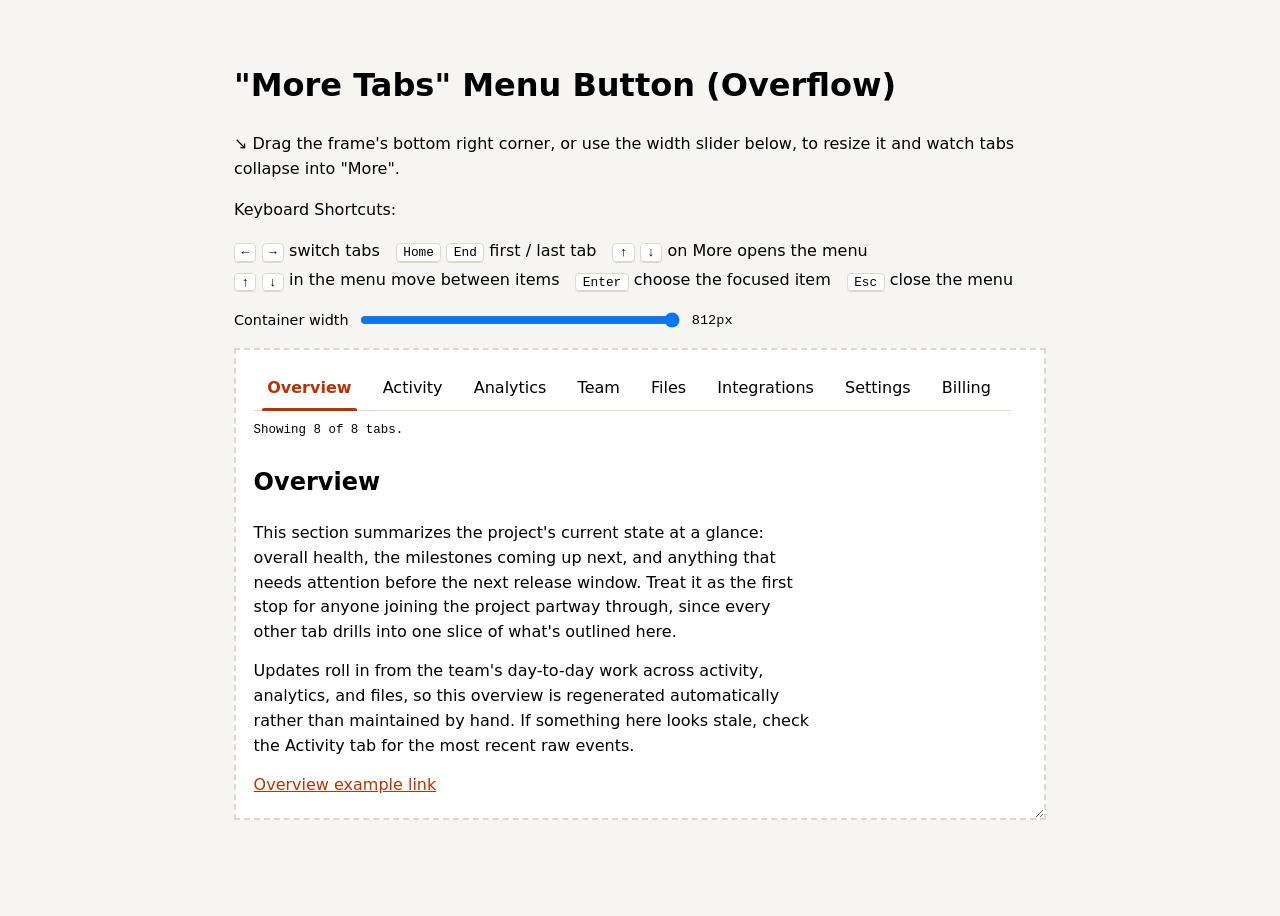
<file: index.html>
<!doctype html>
<html lang="en">
  <head>
    <meta charset="UTF-8" />
    <meta name="viewport" content="width=device-width, initial-scale=1" />
    <title>"More Tabs" Menu Button (Overflow)</title>
    <link rel="stylesheet" href="style.css" />
  </head>
  <body>
    <main>
      <h1>"More Tabs" Menu Button (Overflow)</h1>

      <div class="tabs-widget" data-js="tabs">
        <p>
          <span aria-hidden="true"> ↘ </span>
          Drag the frame's bottom right corner, or use the width slider below,
          to resize it and watch tabs collapse into "More".
        </p>
        <p>Keyboard Shortcuts:</p>
        <ul class="keyboard-hints">
          <li><kbd>←</kbd> <kbd>→</kbd> switch tabs</li>
          <li><kbd>Home</kbd> <kbd>End</kbd> first / last tab</li>
          <li><kbd>↑</kbd> <kbd>↓</kbd> on More opens the menu</li>
          <li><kbd>↑</kbd> <kbd>↓</kbd> in the menu move between items</li>
          <li><kbd>Enter</kbd> choose the focused item</li>
          <li><kbd>Esc</kbd> close the menu</li>
        </ul>

        <div class="resize-slider">
          <label for="widthSlider">Container width</label>
          <!-- Placeholder bounds for the instant before JS runs; JS
               overwrites both with the real computed min-width and the
               parent's actual content width once it loads. -->
          <input type="range" id="widthSlider" min="255" max="812" step="1" />
          <output for="widthSlider" id="widthOutput"></output>
        </div>

        <div class="tabs-container" id="tabsContainer">
          <div class="tablist-row" id="tablistRow">
            <ul
              class="tablist"
              id="tablist"
              role="tablist"
              aria-label="Project sections"
            >
              <li class="tab-item" data-tab-id="overview" role="presentation">
                <button
                  type="button"
                  class="tab"
                  id="tab-overview"
                  role="tab"
                  aria-controls="panel-overview"
                  aria-selected="true"
                >
                  Overview
                </button>
              </li>
              <li class="tab-item" data-tab-id="activity" role="presentation">
                <button
                  type="button"
                  class="tab"
                  id="tab-activity"
                  role="tab"
                  aria-controls="panel-activity"
                  aria-selected="false"
                  tabindex="-1"
                >
                  Activity
                </button>
              </li>
              <li class="tab-item" data-tab-id="analytics" role="presentation">
                <button
                  type="button"
                  class="tab"
                  id="tab-analytics"
                  role="tab"
                  aria-controls="panel-analytics"
                  aria-selected="false"
                  tabindex="-1"
                >
                  Analytics
                </button>
              </li>
              <li class="tab-item" data-tab-id="team" role="presentation">
                <button
                  type="button"
                  class="tab"
                  id="tab-team"
                  role="tab"
                  aria-controls="panel-team"
                  aria-selected="false"
                  tabindex="-1"
                >
                  Team
                </button>
              </li>
              <li class="tab-item" data-tab-id="files" role="presentation">
                <button
                  type="button"
                  class="tab"
                  id="tab-files"
                  role="tab"
                  aria-controls="panel-files"
                  aria-selected="false"
                  tabindex="-1"
                >
                  Files
                </button>
              </li>
              <li
                class="tab-item"
                data-tab-id="integrations"
                role="presentation"
              >
                <button
                  type="button"
                  class="tab"
                  id="tab-integrations"
                  role="tab"
                  aria-controls="panel-integrations"
                  aria-selected="false"
                  tabindex="-1"
                >
                  Integrations
                </button>
              </li>
              <li class="tab-item" data-tab-id="settings" role="presentation">
                <button
                  type="button"
                  class="tab"
                  id="tab-settings"
                  role="tab"
                  aria-controls="panel-settings"
                  aria-selected="false"
                  tabindex="-1"
                >
                  Settings
                </button>
              </li>
              <li class="tab-item" data-tab-id="billing" role="presentation">
                <button
                  type="button"
                  class="tab"
                  id="tab-billing"
                  role="tab"
                  aria-controls="panel-billing"
                  aria-selected="false"
                  tabindex="-1"
                >
                  Billing
                </button>
              </li>
            </ul>

            <!-- Hidden until JS measures overflow via the container-query
                 custom property. No fallback: nothing useful to show
                 without JS. -->
            <div class="more-wrapper" id="moreWrapper" hidden>
              <button
                type="button"
                class="more-button"
                aria-label="More tabs"
                id="moreButton"
                aria-haspopup="true"
                aria-expanded="false"
                aria-controls="moreMenu"
              >
                More
                <svg
                  class="chevron"
                  viewBox="0 0 12 8"
                  aria-hidden="true"
                  focusable="false"
                >
                  <path
                    d="M1 1l5 5 5-5"
                    stroke="currentColor"
                    stroke-width="2"
                    fill="none"
                    stroke-linecap="round"
                    stroke-linejoin="round"
                  />
                </svg>
              </button>
              <ul
                class="more-menu"
                id="moreMenu"
                role="menu"
                aria-labelledby="moreButton"
                hidden
              ></ul>
            </div>
          </div>

          <p class="status" id="tabsStatus" aria-live="polite"></p>

          <div
            id="panel-overview"
            class="panel"
            role="tabpanel"
            aria-labelledby="tab-overview"
            tabindex="0"
          >
            <h2>Overview</h2>
            <p>
              This section summarizes the project's current state at a glance:
              overall health, the milestones coming up next, and anything that
              needs attention before the next release window. Treat it as the
              first stop for anyone joining the project partway through, since
              every other tab drills into one slice of what's outlined here.
            </p>
            <p>
              Updates roll in from the team's day-to-day work across activity,
              analytics, and files, so this overview is regenerated
              automatically rather than maintained by hand. If something here
              looks stale, check the Activity tab for the most recent raw
              events.
            </p>
            <a href="#">Overview example link</a>
          </div>
          <div
            id="panel-activity"
            class="panel"
            role="tabpanel"
            aria-labelledby="tab-activity"
            tabindex="0"
            hidden
          >
            <h2>Activity</h2>
            <p>
              A running log of what's changed recently: commits, comments,
              status updates, and anything else the team has touched. Entries
              are grouped by day and sorted newest first, so the most relevant
              context always surfaces at the top without needing to scroll.
            </p>
            <p>
              Filtering by person or by section is available from the toolbar
              above the feed (not shown in this demo). Older entries are
              paginated rather than infinitely loaded, which keeps the panel's
              height predictable even on projects with a long history.
            </p>
          </div>
          <div
            id="panel-analytics"
            class="panel"
            role="tabpanel"
            aria-labelledby="tab-analytics"
            tabindex="0"
            hidden
          >
            <h2>Analytics</h2>
            <p>
              Traffic, engagement, and conversion trends for the project, broken
              down by week and by source. The charts here favor trend lines over
              raw totals, since the day-to-day noise matters less than whether a
              metric is moving in the right direction over time.
            </p>
            <p>
              Export options include CSV and a shareable snapshot link, so
              numbers can be pulled into an external report without giving
              someone full access to this dashboard. Historical data further
              back than 12 months is archived separately.
            </p>
            <a href="#">Analytics example link</a>
          </div>
          <div
            id="panel-team"
            class="panel"
            role="tabpanel"
            aria-labelledby="tab-team"
            tabindex="0"
            hidden
          >
            <h2>Team</h2>
            <p>
              Everyone with access to this project, along with their role and
              how recently they've been active. Owners can adjust permissions
              directly from this list; everyone else can see roles but not
              change them.
            </p>
            <p>
              Pending invitations show up here too, greyed out until they're
              accepted. Removing someone from the team revokes their access
              immediately but leaves their past contributions (commits,
              comments, uploaded files) attributed to them.
            </p>
          </div>
          <div
            id="panel-files"
            class="panel"
            role="tabpanel"
            aria-labelledby="tab-files"
            tabindex="0"
            hidden
          >
            <h2>Files</h2>
            <p>
              Shared documents, exports, and uploaded assets for the project,
              organized into folders that mirror the project's own structure.
              Anyone on the team can upload; deleting a file moves it to a
              recoverable trash for 30 days before it's permanently removed.
            </p>
            <p>
              Large files are versioned automatically, so overwriting a document
              doesn't lose the previous copy. Search covers file names and, for
              common document types, the text inside them.
            </p>
            <a href="#">Files example link</a>
          </div>
          <div
            id="panel-integrations"
            class="panel"
            role="tabpanel"
            aria-labelledby="tab-integrations"
            tabindex="0"
            hidden
          >
            <h2>Integrations</h2>
            <p>
              Connections between this project and outside tools: chat
              notifications, issue trackers, deployment pipelines, and anything
              else that needs to react to changes here. Each integration can be
              scoped to specific event types instead of firing on everything.
            </p>
            <p>
              Disconnecting an integration stops new events immediately but
              doesn't undo anything it already triggered. Some integrations
              require re-authorizing periodically depending on the third party's
              own token expiry policy.
            </p>
          </div>
          <div
            id="panel-settings"
            class="panel"
            role="tabpanel"
            aria-labelledby="tab-settings"
            tabindex="0"
            hidden
          >
            <h2>Settings</h2>
            <p>
              Project-level configuration: name, visibility, default branch or
              workspace, and the notification preferences that apply to everyone
              unless they override them individually. Changes here take effect
              immediately for all members.
            </p>
            <p>
              Dangerous actions -- archiving, transferring ownership, or
              deleting the project outright -- live in a separate section
              further down and require typing the project name to confirm, to
              make them harder to trigger by accident.
            </p>
          </div>
          <div
            id="panel-billing"
            class="panel"
            role="tabpanel"
            aria-labelledby="tab-billing"
            tabindex="0"
            hidden
          >
            <h2>Billing</h2>
            <p>
              Current plan, seat usage, and the next billing date, along with a
              history of past invoices available for download. Usage-based
              charges (storage overages, extra build minutes) are itemized
              separately from the flat subscription fee.
            </p>
            <p>
              Payment method and billing contact can be updated by anyone with
              owner access. Downgrading a plan takes effect at the end of the
              current billing cycle rather than immediately, so there's no
              prorated refund to account for.
            </p>
            <a href="#">Billing example link</a>
          </div>
        </div>
      </div>
    </main>

    <script src="script.js" defer></script>
  </body>
</html>
</file>
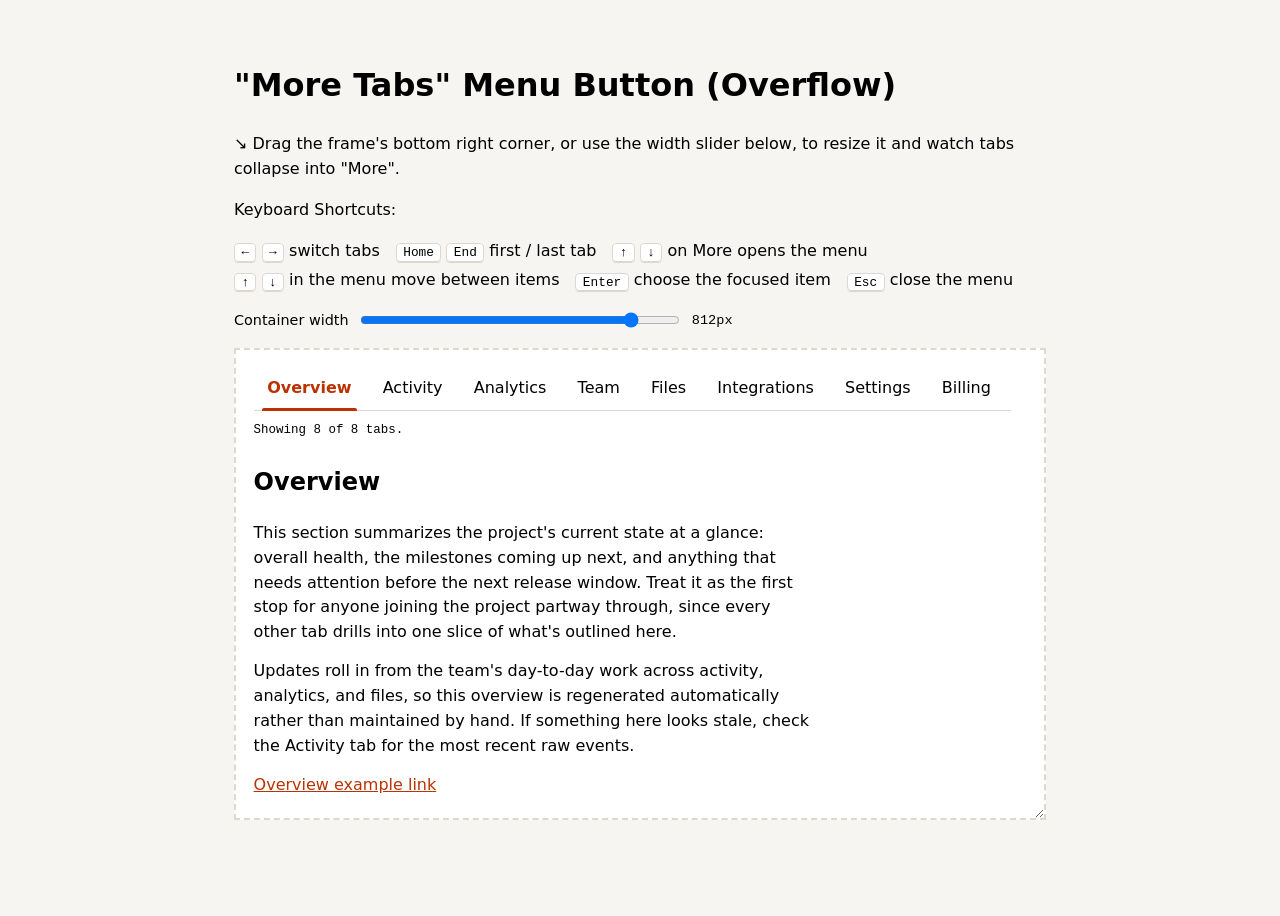
<file: reflow-tabs.html>
<!doctype html>
<html lang="en">
  <head>
    <meta charset="UTF-8" />
    <meta name="viewport" content="width=device-width, initial-scale=1" />
    <title>"More Tabs" Menu Button (Overflow)</title>
    <link rel="stylesheet" href="/reflow-tabs.css" />
  </head>
  <body>
    <main>
      <h1>"More Tabs" Menu Button (Overflow)</h1>

      <div class="tabs-widget" data-js="tabs">
        <p>
          <span aria-hidden="true"> ↘ </span>
          Drag the frame's bottom right corner, or use the width slider
          below, to resize it and watch tabs collapse into "More".
        </p>
        <p>Keyboard Shortcuts:</p>
        <ul class="keyboard-hints">
          <li><kbd>←</kbd> <kbd>→</kbd> switch tabs</li>
          <li><kbd>Home</kbd> <kbd>End</kbd> first / last tab</li>
          <li><kbd>↑</kbd> <kbd>↓</kbd> on More opens the menu</li>
          <li><kbd>↑</kbd> <kbd>↓</kbd> in the menu move between items</li>
          <li><kbd>Enter</kbd> choose the focused item</li>
          <li><kbd>Esc</kbd> close the menu</li>
        </ul>

        <div class="resize-slider">
          <label for="widthSlider">Container width</label>
          <!-- min mirrors .tabs-container's CSS min-width; max is a round
               value comfortably above its natural resting width. Actual
               rendered width still obeys the CSS min-width/max-width:100%
               bounds regardless of what this is set to. -->
          <input type="range" id="widthSlider" min="255" max="900" step="1" />
          <output for="widthSlider" id="widthOutput"></output>
        </div>

        <div class="tabs-container" id="tabsContainer">
          <div class="tablist-row" id="tablistRow">
            <ul
              class="tablist"
              id="tablist"
              role="tablist"
              aria-label="Project sections"
            >
              <li class="tab-item" data-tab-id="overview" role="presentation">
                <button
                  type="button"
                  class="tab"
                  id="tab-overview"
                  role="tab"
                  aria-controls="panel-overview"
                  aria-selected="true"
                >
                  Overview
                </button>
              </li>
              <li class="tab-item" data-tab-id="activity" role="presentation">
                <button
                  type="button"
                  class="tab"
                  id="tab-activity"
                  role="tab"
                  aria-controls="panel-activity"
                  aria-selected="false"
                  tabindex="-1"
                >
                  Activity
                </button>
              </li>
              <li class="tab-item" data-tab-id="analytics" role="presentation">
                <button
                  type="button"
                  class="tab"
                  id="tab-analytics"
                  role="tab"
                  aria-controls="panel-analytics"
                  aria-selected="false"
                  tabindex="-1"
                >
                  Analytics
                </button>
              </li>
              <li class="tab-item" data-tab-id="team" role="presentation">
                <button
                  type="button"
                  class="tab"
                  id="tab-team"
                  role="tab"
                  aria-controls="panel-team"
                  aria-selected="false"
                  tabindex="-1"
                >
                  Team
                </button>
              </li>
              <li class="tab-item" data-tab-id="files" role="presentation">
                <button
                  type="button"
                  class="tab"
                  id="tab-files"
                  role="tab"
                  aria-controls="panel-files"
                  aria-selected="false"
                  tabindex="-1"
                >
                  Files
                </button>
              </li>
              <li
                class="tab-item"
                data-tab-id="integrations"
                role="presentation"
              >
                <button
                  type="button"
                  class="tab"
                  id="tab-integrations"
                  role="tab"
                  aria-controls="panel-integrations"
                  aria-selected="false"
                  tabindex="-1"
                >
                  Integrations
                </button>
              </li>
              <li class="tab-item" data-tab-id="settings" role="presentation">
                <button
                  type="button"
                  class="tab"
                  id="tab-settings"
                  role="tab"
                  aria-controls="panel-settings"
                  aria-selected="false"
                  tabindex="-1"
                >
                  Settings
                </button>
              </li>
              <li class="tab-item" data-tab-id="billing" role="presentation">
                <button
                  type="button"
                  class="tab"
                  id="tab-billing"
                  role="tab"
                  aria-controls="panel-billing"
                  aria-selected="false"
                  tabindex="-1"
                >
                  Billing
                </button>
              </li>
            </ul>

            <!-- Hidden until JS measures overflow via the container-query
                 custom property. No fallback: nothing useful to show
                 without JS. -->
            <div class="more-wrapper" id="moreWrapper" hidden>
              <button
                type="button"
                class="more-button"
                aria-label="More tabs"
                id="moreButton"
                aria-haspopup="true"
                aria-expanded="false"
                aria-controls="moreMenu"
              >
                More
                <svg
                  class="chevron"
                  viewBox="0 0 12 8"
                  aria-hidden="true"
                  focusable="false"
                >
                  <path
                    d="M1 1l5 5 5-5"
                    stroke="currentColor"
                    stroke-width="2"
                    fill="none"
                    stroke-linecap="round"
                    stroke-linejoin="round"
                  />
                </svg>
              </button>
              <ul
                class="more-menu"
                id="moreMenu"
                role="menu"
                aria-labelledby="moreButton"
                hidden
              ></ul>
            </div>
          </div>

          <p class="status" id="tabsStatus" aria-live="polite"></p>

          <div
            id="panel-overview"
            class="panel"
            role="tabpanel"
            aria-labelledby="tab-overview"
            tabindex="0"
          >
            <h2>Overview</h2>
            <p>
              This section summarizes the project's current state at a glance:
              overall health, the milestones coming up next, and anything that
              needs attention before the next release window. Treat it as the
              first stop for anyone joining the project partway through, since
              every other tab drills into one slice of what's outlined here.
            </p>
            <p>
              Updates roll in from the team's day-to-day work across activity,
              analytics, and files, so this overview is regenerated
              automatically rather than maintained by hand. If something here
              looks stale, check the Activity tab for the most recent raw
              events.
            </p>
            <a href="#">Overview example link</a>
          </div>
          <div
            id="panel-activity"
            class="panel"
            role="tabpanel"
            aria-labelledby="tab-activity"
            tabindex="0"
            hidden
          >
            <h2>Activity</h2>
            <p>
              A running log of what's changed recently: commits, comments,
              status updates, and anything else the team has touched. Entries
              are grouped by day and sorted newest first, so the most relevant
              context always surfaces at the top without needing to scroll.
            </p>
            <p>
              Filtering by person or by section is available from the toolbar
              above the feed (not shown in this demo). Older entries are
              paginated rather than infinitely loaded, which keeps the panel's
              height predictable even on projects with a long history.
            </p>
          </div>
          <div
            id="panel-analytics"
            class="panel"
            role="tabpanel"
            aria-labelledby="tab-analytics"
            tabindex="0"
            hidden
          >
            <h2>Analytics</h2>
            <p>
              Traffic, engagement, and conversion trends for the project, broken
              down by week and by source. The charts here favor trend lines over
              raw totals, since the day-to-day noise matters less than whether a
              metric is moving in the right direction over time.
            </p>
            <p>
              Export options include CSV and a shareable snapshot link, so
              numbers can be pulled into an external report without giving
              someone full access to this dashboard. Historical data further
              back than 12 months is archived separately.
            </p>
            <a href="#">Analytics example link</a>
          </div>
          <div
            id="panel-team"
            class="panel"
            role="tabpanel"
            aria-labelledby="tab-team"
            tabindex="0"
            hidden
          >
            <h2>Team</h2>
            <p>
              Everyone with access to this project, along with their role and
              how recently they've been active. Owners can adjust permissions
              directly from this list; everyone else can see roles but not
              change them.
            </p>
            <p>
              Pending invitations show up here too, greyed out until they're
              accepted. Removing someone from the team revokes their access
              immediately but leaves their past contributions (commits,
              comments, uploaded files) attributed to them.
            </p>
          </div>
          <div
            id="panel-files"
            class="panel"
            role="tabpanel"
            aria-labelledby="tab-files"
            tabindex="0"
            hidden
          >
            <h2>Files</h2>
            <p>
              Shared documents, exports, and uploaded assets for the project,
              organized into folders that mirror the project's own structure.
              Anyone on the team can upload; deleting a file moves it to a
              recoverable trash for 30 days before it's permanently removed.
            </p>
            <p>
              Large files are versioned automatically, so overwriting a document
              doesn't lose the previous copy. Search covers file names and, for
              common document types, the text inside them.
            </p>
            <a href="#">Files example link</a>
          </div>
          <div
            id="panel-integrations"
            class="panel"
            role="tabpanel"
            aria-labelledby="tab-integrations"
            tabindex="0"
            hidden
          >
            <h2>Integrations</h2>
            <p>
              Connections between this project and outside tools: chat
              notifications, issue trackers, deployment pipelines, and anything
              else that needs to react to changes here. Each integration can be
              scoped to specific event types instead of firing on everything.
            </p>
            <p>
              Disconnecting an integration stops new events immediately but
              doesn't undo anything it already triggered. Some integrations
              require re-authorizing periodically depending on the third party's
              own token expiry policy.
            </p>
          </div>
          <div
            id="panel-settings"
            class="panel"
            role="tabpanel"
            aria-labelledby="tab-settings"
            tabindex="0"
            hidden
          >
            <h2>Settings</h2>
            <p>
              Project-level configuration: name, visibility, default branch or
              workspace, and the notification preferences that apply to everyone
              unless they override them individually. Changes here take effect
              immediately for all members.
            </p>
            <p>
              Dangerous actions -- archiving, transferring ownership, or
              deleting the project outright -- live in a separate section
              further down and require typing the project name to confirm, to
              make them harder to trigger by accident.
            </p>
          </div>
          <div
            id="panel-billing"
            class="panel"
            role="tabpanel"
            aria-labelledby="tab-billing"
            tabindex="0"
            hidden
          >
            <h2>Billing</h2>
            <p>
              Current plan, seat usage, and the next billing date, along with a
              history of past invoices available for download. Usage-based
              charges (storage overages, extra build minutes) are itemized
              separately from the flat subscription fee.
            </p>
            <p>
              Payment method and billing contact can be updated by anyone with
              owner access. Downgrading a plan takes effect at the end of the
              current billing cycle rather than immediately, so there's no
              prorated refund to account for.
            </p>
            <a href="#">Billing example link</a>
          </div>
        </div>
      </div>
    </main>

    <script src="/reflow-tabs.js" defer></script>
  </body>
</html>
</file>
<file: style.css>
:root {
  --bg: #f6f5f1;
  --card: #ffffff;
  --border: #dcd8cd;
  --ink: #000000;
  --accent: #bb3200;
  --accent-soft: #fdede8;
  --focus: #bb3200;
  --mono: ui-monospace, "SFMono-Regular", Menlo, Consolas, monospace;
  --sans:
    ui-sans-serif, system-ui, -apple-system, "Segoe UI", Roboto, Arial,
    sans-serif;
}

* {
  box-sizing: border-box;
}
*:focus-visible {
  outline: 2px solid var(--focus);
}

body {
  margin: 0;
  font-family: var(--sans);
  color: var(--ink);
  background: var(--bg);
  line-height: 1.55;
}

main {
  max-width: 860px;
  margin: 0 auto;
  padding: 2.5rem 1.5rem 6rem;
}

/* ---------- Resizable container-query demo frame ---------- */

.tabs-widget {
  margin-top: 1rem;
}

.keyboard-hints {
  display: flex;
  flex-wrap: wrap;
  gap: 0.3rem 1rem;
  margin: 0.5rem 0 1rem;
  padding: 0;
  list-style: none;
  font-size: 1rem;
}

kbd {
  font-family: var(--mono);
  font-size: 0.8em;
  padding: 0.05rem 0.4rem;
  border: 1px solid var(--border);
  border-radius: 4px;
  background: var(--card);
  box-shadow: 0 1px 0 var(--border);
}

.resize-slider {
  display: flex;
  align-items: center;
  gap: 0.6rem;
  margin: 0.5rem 0 1rem;
  font-size: 0.9rem;
}
.resize-slider input[type="range"] {
  flex: 1 1 auto;
  max-width: 320px;
}
.resize-slider output {
  font-family: var(--mono);
  font-size: 0.85rem;
  min-width: 4.5ch;
  text-align: right;
}

.tabs-container {
  /* Container-query context for the @container rules below; queries
     respond to this element's inline size, not the viewport. */
  container-type: inline-size;
  container-name: tabs;

  resize: horizontal;
  overflow: auto;
  /* Reserves scrollbar space so a scrollbar appearing (e.g. the More menu
     extending past this element's bottom edge) doesn't change the
     measured content-box inline-size and trigger a spurious ResizeObserver
     recompute. Without support, recomputeLayout()'s visible-id comparison
     still guards against the same case. */
  scrollbar-gutter: stable;
  width: 100%;
  /* Floor required by the worst-case single-tab breakpoint below. */
  min-width: 255px;
  max-width: 100%;

  background: var(--card);
  border: 2px dashed var(--border);
  padding: 1.1rem 1.1rem 1.3rem;
}

.tablist-row {
  display: flex;
  align-items: stretch;
  gap: 0.4rem;
  border-bottom: 1px solid var(--border);
  /* Default when no @container rule matches: all tabs visible. JS reads
     this property to determine how many tabs fit. */
  --visible-count: 8;
}

/* ---------- Container query breakpoints ----------
   Widest -> narrowest; the narrowest matching rule wins the cascade.

   A container query only measures .tabs-container's pixel width, not the
   width of the specific tabs currently shown -- and the visible set
   changes at runtime (selecting an overflowed tab from the More menu
   promotes it into the last visible slot, displacing another tab).
   Thresholds tuned to the default tab order's width would fit only that
   combination and wrap for any wider combination.

   Each threshold is instead sized for the worst case: the N widest tab
   labels of all 8, not whichever N happen to be first. No combination of
   N visible tabs is ever wider than the N widest tabs overall, so this
   guarantees N tabs fit regardless of which N are shown. Cost: the
   container may show one fewer tab than the current combination could
   actually fit.

   Each value is the sum of the N widest tab widths + the gaps between
   them + the gap before the More button + the More button's own width,
   measured from the rendered demo and rounded up. (integrations 112 /
   overview 95 / analytics 90 / settings 84 / activity 79 / billing 70 /
   team 64 / files 58, tab gap 4, row gap 6.4, More button 77.) There is
   no --visible-count: 7 tier: 7 of the widest tabs plus the More button
   need more room than all 8 tabs need with no button, so that tier is
   unreachable.

   A max-width rule stays in effect down to the next rule's threshold,
   not just at its own boundary, so each rule's max-width is the
   requirement for the next tier UP, not its own -- the value on
   --visible-count: 6 is what 6 of the widest tabs need, and marks the
   point where 8 tabs stop fitting. .tabs-container's min-width above
   covers the narrowest tier the same way, for its own worst case (a
   lone "Integrations" tab + the More button), since there's no narrower
   rule to hand off to. */
@container tabs (max-width: 688px) {
  .tablist-row {
    --visible-count: 6;
  }
}
@container tabs (max-width: 640px) {
  .tablist-row {
    --visible-count: 5;
  }
}
@container tabs (max-width: 566px) {
  .tablist-row {
    --visible-count: 4;
  }
}
@container tabs (max-width: 484px) {
  .tablist-row {
    --visible-count: 3;
  }
}
@container tabs (max-width: 396px) {
  .tablist-row {
    --visible-count: 2;
  }
}
@container tabs (max-width: 302px) {
  .tablist-row {
    --visible-count: 1;
  }
}

.tablist {
  list-style: none;
  display: flex;
  /* Fallback before JS's first recomputeLayout() runs; JS then hides
     overflow items instead of relying on wrapping. */
  flex-wrap: wrap;
  gap: 0.25rem;
  margin: 0;
  padding: 0;
  flex: 1 1 auto;
  min-width: 0;
}

.tab-item {
  display: block;
}
.tab-item[hidden] {
  display: none;
}

button.tab {
  appearance: none;
  background: none;
  border: none;
  font: inherit;
  color: var(--ink);
  padding: 0.55rem 0.85rem;
  border-radius: 7px 7px 0 0;
  cursor: pointer;
  white-space: nowrap;
  position: relative;
}

button.tab:hover {
  background: var(--accent-soft);
}

button.tab[aria-selected="true"] {
  color: var(--accent);
  font-weight: 600;
}
button.tab[aria-selected="true"]::after {
  content: "";
  position: absolute;
  left: 0.5rem;
  right: 0.5rem;
  bottom: -1px;
  height: 3px;
  background: var(--accent);
  border-radius: 2px 2px 0 0;
}

.tab:focus-visible {
  outline-offset: -2px;
  border-radius: 6px;
}

/* ---------- More menu (menu button pattern) ---------- */

.more-wrapper {
  position: relative;
  flex: 0 0 auto;
  align-self: flex-start;
}
.more-wrapper[hidden] {
  display: none;
}

.more-button {
  appearance: none;
  display: inline-flex;
  align-items: center;
  gap: 0.35rem;
  background: none;
  border: none;
  font: inherit;
  color: var(--ink);
  padding: 0.55rem 0.75rem;
  border-radius: 7px 7px 0 0;
  cursor: pointer;
}
.more-button:hover {
  background: var(--accent-soft);
}
.more-button[aria-expanded="true"] {
  color: var(--accent);
  font-weight: 600;
}
.more-button:focus-visible {
  outline-offset: -2px;
  border-radius: 6px;
}
.more-button .chevron {
  width: 10px;
  height: 7px;
  transition: transform 0.15s ease;
}
.more-button[aria-expanded="true"] .chevron {
  transform: rotate(180deg);
}

.more-menu {
  position: absolute;
  top: calc(100% + 6px);
  right: 0;
  z-index: 10;
  min-width: 180px;
  margin: 0;
  padding: 0.35rem;
  list-style: none;
  background: var(--card);
  border: 1px solid var(--border);
  border-radius: 8px;
  box-shadow: 0 8px 24px rgba(20, 20, 15, 0.14);
}
.more-menu[hidden] {
  display: none;
}

.more-menu button[role="menuitem"] {
  display: block;
  width: 100%;
  text-align: left;
  appearance: none;
  background: none;
  border: none;
  font: inherit;
  color: var(--ink);
  padding: 0.5rem 0.65rem;
  border-radius: 5px;
  cursor: pointer;
}
.more-menu button[role="menuitem"]:hover {
  background: var(--accent-soft);
}
.more-menu button[role="menuitem"]:focus-visible {
  outline-offset: 1px;
}

/* ---------- Status line + panels ---------- */

.status {
  font-size: 0.78rem;
  margin: 0.6rem 0 0;
  font-family: var(--mono);
}

.panel {
  padding-top: 0.25rem;
}
.panel p {
  margin: 0 0 0.9rem;
  max-width: 55ch;
}
.panel p:last-child {
  margin-bottom: 0;
}
.panel a {
  color: var(--accent);
}

@media (prefers-reduced-motion: reduce) {
  .more-button .chevron {
    transition: none;
  }
}
</file>
<file: reflow-tabs.css>
:root {
  --bg: #f6f5f1;
  --card: #ffffff;
  --border: #dcd8cd;
  --accent: #bb3200;
  --accent-soft: #fdede8;
  --focus: #bb3200;
  --mono: ui-monospace, "SFMono-Regular", Menlo, Consolas, monospace;
  --sans:
    ui-sans-serif, system-ui, -apple-system, "Segoe UI", Roboto, Arial,
    sans-serif;
}

* {
  box-sizing: border-box;
}
*:focus-visible {
  outline: 2px solid var(--focus);
}

body {
  margin: 0;
  font-family: var(--sans);
  background: var(--bg);
  line-height: 1.55;
}

main {
  max-width: 860px;
  margin: 0 auto;
  padding: 2.5rem 1.5rem 6rem;
}

/* ---------- Resizable container-query demo frame ---------- */

.tabs-widget {
  margin-top: 1rem;
}

.keyboard-hints {
  display: flex;
  flex-wrap: wrap;
  gap: 0.3rem 1rem;
  margin: 0.5rem 0 1rem;
  padding: 0;
  list-style: none;
  font-size: 1rem;
}

kbd {
  font-family: var(--mono);
  font-size: 0.8em;
  padding: 0.05rem 0.4rem;
  border: 1px solid var(--border);
  border-radius: 4px;
  background: var(--card);
  box-shadow: 0 1px 0 var(--border);
}

.resize-slider {
  display: flex;
  align-items: center;
  gap: 0.6rem;
  margin: 0.5rem 0 1rem;
  font-size: 0.9rem;
}
.resize-slider input[type="range"] {
  flex: 1 1 auto;
  max-width: 320px;
}
.resize-slider output {
  font-family: var(--mono);
  font-size: 0.85rem;
  min-width: 4.5ch;
  text-align: right;
}

.tabs-container {
  /* Container-query context for the @container rules below; queries
     respond to this element's inline size, not the viewport. */
  container-type: inline-size;
  container-name: tabs;

  resize: horizontal;
  overflow: auto;
  /* Reserves scrollbar space so a scrollbar appearing (e.g. the More menu
     extending past this element's bottom edge) doesn't change the
     measured content-box inline-size and trigger a spurious ResizeObserver
     recompute. Without support, recomputeLayout()'s visible-id comparison
     still guards against the same case. */
  scrollbar-gutter: stable;
  width: 100%;
  /* Floor required by the worst-case single-tab breakpoint below. */
  min-width: 255px;
  max-width: 100%;

  background: var(--card);
  border: 2px dashed var(--border);
  padding: 1.1rem 1.1rem 1.3rem;
}

.tablist-row {
  display: flex;
  align-items: stretch;
  gap: 0.4rem;
  border-bottom: 1px solid var(--border);
  /* Default when no @container rule matches: all tabs visible. JS reads
     this property to determine how many tabs fit. */
  --visible-count: 8;
}

/* ---------- Container query breakpoints ----------
   Widest -> narrowest; the narrowest matching rule wins the cascade.

   A container query only measures .tabs-container's pixel width, not the
   width of the specific tabs currently shown -- and the visible set
   changes at runtime (selecting an overflowed tab from the More menu
   promotes it into the last visible slot, displacing another tab).
   Thresholds tuned to the default tab order's width would fit only that
   combination and wrap for any wider combination.

   Each threshold is instead sized for the worst case: the N widest tab
   labels of all 8, not whichever N happen to be first. No combination of
   N visible tabs is ever wider than the N widest tabs overall, so this
   guarantees N tabs fit regardless of which N are shown. Cost: the
   container may show one fewer tab than the current combination could
   actually fit.

   Each value is the sum of the N widest tab widths + the gaps between
   them + the gap before the More button + the More button's own width,
   measured from the rendered demo and rounded up. (integrations 112 /
   overview 95 / analytics 90 / settings 84 / activity 79 / billing 70 /
   team 64 / files 58, tab gap 4, row gap 6.4, More button 77.) There is
   no --visible-count: 7 tier: 7 of the widest tabs plus the More button
   need more room than all 8 tabs need with no button, so that tier is
   unreachable.

   A max-width rule stays in effect down to the next rule's threshold,
   not just at its own boundary, so each rule's max-width is the
   requirement for the next tier UP, not its own -- the value on
   --visible-count: 6 is what 6 of the widest tabs need, and marks the
   point where 8 tabs stop fitting. .tabs-container's min-width above
   covers the narrowest tier the same way, for its own worst case (a
   lone "Integrations" tab + the More button), since there's no narrower
   rule to hand off to. */
@container tabs (max-width: 688px) {
  .tablist-row {
    --visible-count: 6;
  }
}
@container tabs (max-width: 640px) {
  .tablist-row {
    --visible-count: 5;
  }
}
@container tabs (max-width: 566px) {
  .tablist-row {
    --visible-count: 4;
  }
}
@container tabs (max-width: 484px) {
  .tablist-row {
    --visible-count: 3;
  }
}
@container tabs (max-width: 396px) {
  .tablist-row {
    --visible-count: 2;
  }
}
@container tabs (max-width: 302px) {
  .tablist-row {
    --visible-count: 1;
  }
}

.tablist {
  list-style: none;
  display: flex;
  /* Fallback before JS's first recomputeLayout() runs; JS then hides
     overflow items instead of relying on wrapping. */
  flex-wrap: wrap;
  gap: 0.25rem;
  margin: 0;
  padding: 0;
  flex: 1 1 auto;
  min-width: 0;
}

.tab-item {
  display: block;
}
.tab-item[hidden] {
  display: none;
}

button.tab {
  appearance: none;
  background: none;
  border: none;
  font: inherit;
  padding: 0.55rem 0.85rem;
  border-radius: 7px 7px 0 0;
  cursor: pointer;
  white-space: nowrap;
  position: relative;
}

button.tab:hover {
  background: var(--accent-soft);
}

button.tab[aria-selected="true"] {
  color: var(--accent);
  font-weight: 600;
}
button.tab[aria-selected="true"]::after {
  content: "";
  position: absolute;
  left: 0.5rem;
  right: 0.5rem;
  bottom: -1px;
  height: 3px;
  background: var(--accent);
  border-radius: 2px 2px 0 0;
}

.tab:focus-visible {
  outline-offset: -2px;
  border-radius: 6px;
}

/* ---------- More menu (menu button pattern) ---------- */

.more-wrapper {
  position: relative;
  flex: 0 0 auto;
  align-self: flex-start;
}
.more-wrapper[hidden] {
  display: none;
}

.more-button {
  appearance: none;
  display: inline-flex;
  align-items: center;
  gap: 0.35rem;
  background: none;
  border: none;
  font: inherit;
  padding: 0.55rem 0.75rem;
  border-radius: 7px 7px 0 0;
  cursor: pointer;
}
.more-button:hover {
  background: var(--accent-soft);
}
.more-button[aria-expanded="true"] {
  color: var(--accent);
  font-weight: 600;
}
.more-button:focus-visible {
  outline-offset: -2px;
  border-radius: 6px;
}
.more-button .chevron {
  width: 10px;
  height: 7px;
  transition: transform 0.15s ease;
}
.more-button[aria-expanded="true"] .chevron {
  transform: rotate(180deg);
}

.more-menu {
  position: absolute;
  top: calc(100% + 6px);
  right: 0;
  z-index: 10;
  min-width: 180px;
  margin: 0;
  padding: 0.35rem;
  list-style: none;
  background: var(--card);
  border: 1px solid var(--border);
  border-radius: 8px;
  box-shadow: 0 8px 24px rgba(20, 20, 15, 0.14);
}
.more-menu[hidden] {
  display: none;
}

.more-menu button[role="menuitem"] {
  display: block;
  width: 100%;
  text-align: left;
  appearance: none;
  background: none;
  border: none;
  font: inherit;
  padding: 0.5rem 0.65rem;
  border-radius: 5px;
  cursor: pointer;
}
.more-menu button[role="menuitem"]:hover {
  background: var(--accent-soft);
}
.more-menu button[role="menuitem"]:focus-visible {
  outline-offset: 1px;
}

/* ---------- Status line + panels ---------- */

.status {
  font-size: 0.78rem;
  margin: 0.6rem 0 0;
  font-family: var(--mono);
}

.panel {
  padding-top: 0.25rem;
}
.panel p {
  margin: 0 0 0.9rem;
  max-width: 55ch;
}
.panel p:last-child {
  margin-bottom: 0;
}
.panel a {
  color: var(--accent);
}

@media (prefers-reduced-motion: reduce) {
  .more-button .chevron {
    transition: none;
  }
}
</file>
